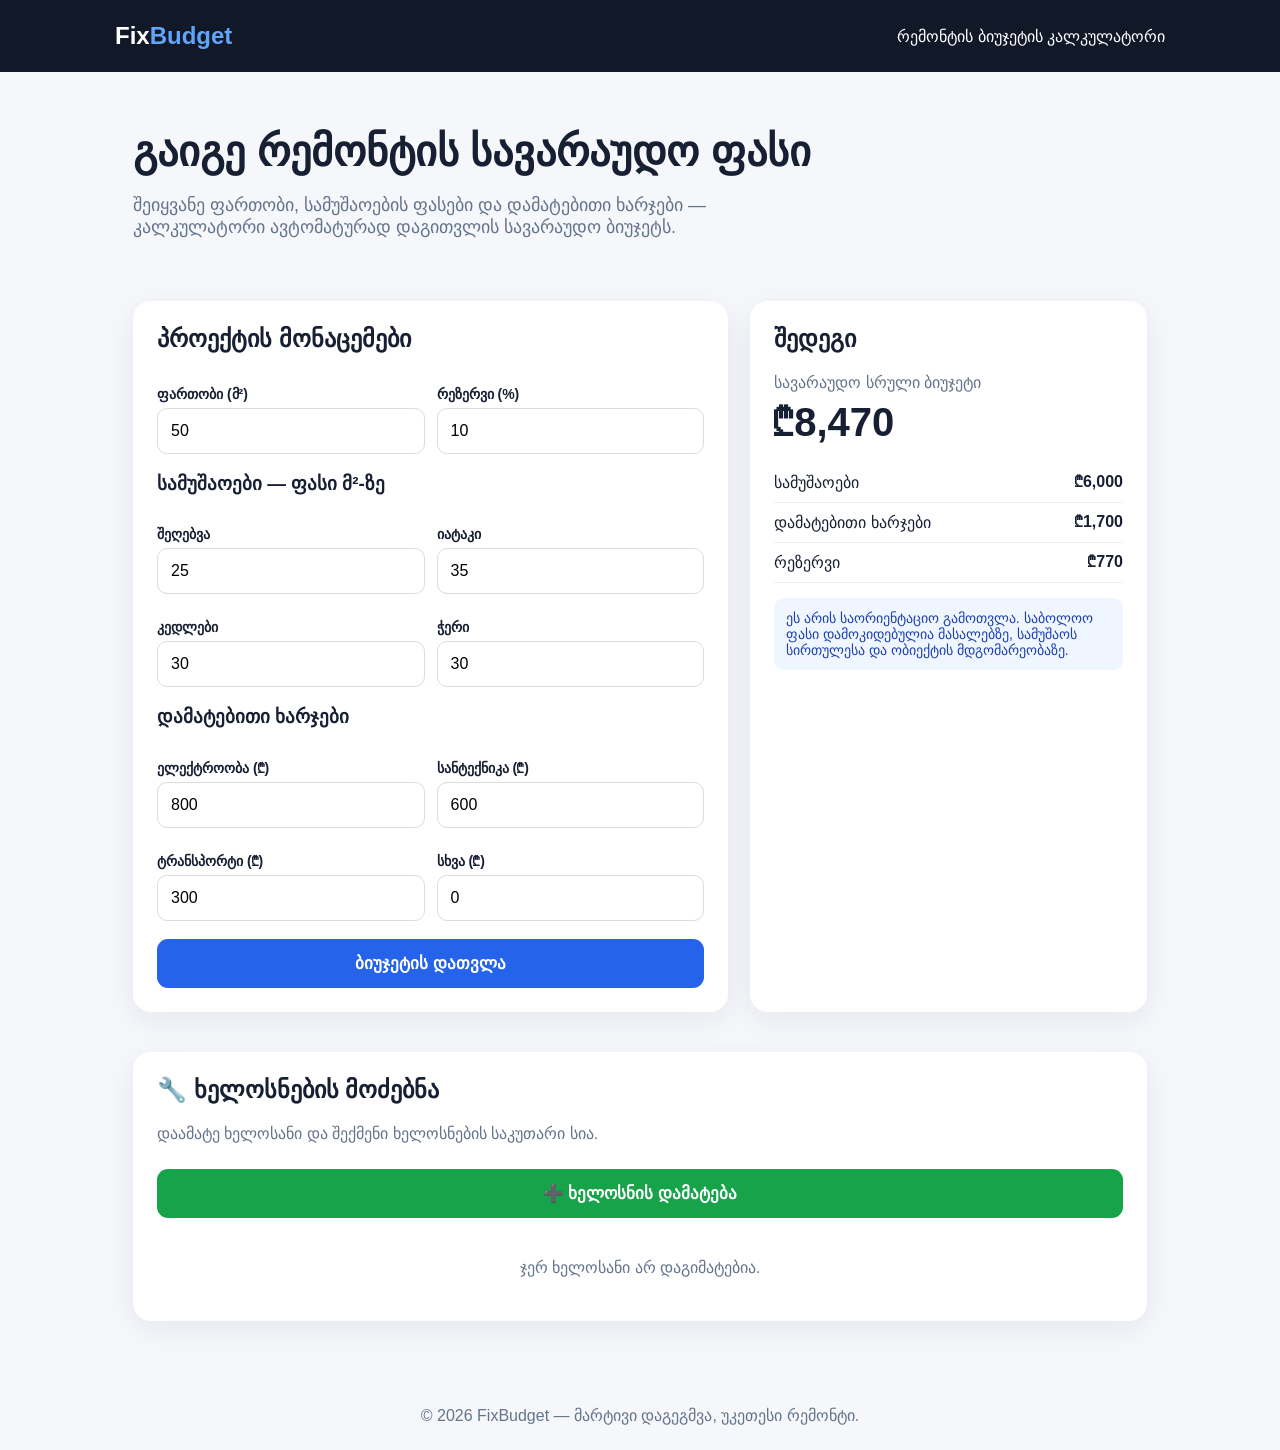
<file: index.html>
<!doctype html>

<html lang="ka">
<head>
<meta charset="utf-8">
<meta name="viewport" content="width=device-width,initial-scale=1">
<title>FixBudget — რემონტის ბიუჯეტი</title>

<style>
*{box-sizing:border-box}

body{
  margin:0;
  font-family:Arial,sans-serif;
  background:#f5f7fb;
  color:#172033
}

header{
  background:#111827;
  color:white;
  padding:22px 18px
}

nav{
  max-width:1050px;
  margin:auto;
  display:flex;
  justify-content:space-between;
  align-items:center;
  gap:15px
}

.logo{
  font-size:24px;
  font-weight:800
}

.logo span{
  color:#60a5fa
}

.hero{
  max-width:1050px;
  margin:0 auto;
  padding:55px 18px 30px
}

.hero h1{
  font-size:42px;
  margin:0 0 12px
}

.hero p{
  font-size:18px;
  color:#64748b;
  max-width:680px
}

.grid{
  max-width:1050px;
  margin:auto;
  padding:15px 18px 40px;
  display:grid;
  grid-template-columns:1.2fr .8fr;
  gap:22px
}

.card{
  background:white;
  border-radius:18px;
  padding:24px;
  box-shadow:0 8px 30px #17203312
}

h2{
  margin-top:0
}

.row{
  display:grid;
  grid-template-columns:1fr 1fr;
  gap:12px
}

label{
  display:block;
  font-size:14px;
  font-weight:700;
  margin:13px 0 6px
}

input,select{
  width:100%;
  padding:13px;
  border:1px solid #d7dce5;
  border-radius:10px;
  font-size:16px
}

button{
  width:100%;
  padding:14px;
  border:0;
  border-radius:11px;
  background:#2563eb;
  color:white;
  font-size:17px;
  font-weight:700;
  cursor:pointer;
  margin-top:18px
}

button:hover{
  background:#1d4ed8
}

.result{
  position:sticky;
  top:15px
}

.total{
  font-size:40px;
  font-weight:800;
  margin:8px 0 18px
}

.line{
  display:flex;
  justify-content:space-between;
  padding:10px 0;
  border-bottom:1px solid #edf0f5
}

.muted{
  color:#64748b
}

.note{
  margin-top:15px;
  padding:12px;
  background:#eff6ff;
  border-radius:10px;
  color:#1e40af;
  font-size:14px
}

/* ხელოსნების სექცია */

.contractors{
  max-width:1050px;
  margin:0 auto;
  padding:0 18px 60px
}

.contractor-card{
  background:white;
  border-radius:18px;
  padding:24px;
  box-shadow:0 8px 30px #17203312
}

.add-button{
  background:#16a34a;
  margin-top:10px
}

.add-button:hover{
  background:#15803d
}

.form-box{
  display:none;
  margin-top:20px;
  padding:20px;
  background:#f8fafc;
  border-radius:14px;
  border:1px solid #e2e8f0
}

.form-box.active{
  display:block
}

.contractor-list{
  margin-top:20px;
  display:grid;
  gap:12px
}

.contractor{
  border:1px solid #e2e8f0;
  border-radius:12px;
  padding:16px;
  background:#fff
}

.contractor h3{
  margin:0 0 7px
}

.contractor p{
  margin:5px 0;
  color:#64748b
}

.delete-btn{
  background:#dc2626;
  margin-top:10px;
  padding:9px 12px;
  font-size:14px
}

.delete-btn:hover{
  background:#b91c1c
}

.empty{
  color:#64748b;
  text-align:center;
  padding:20px
}

footer{
  text-align:center;
  padding:25px;
  color:#64748b
}

@media(max-width:760px){
  .grid{
    grid-template-columns:1fr
  }

  .hero h1{
    font-size:32px
  }

  .result{
    position:static
  }

  .row{
    grid-template-columns:1fr
  }

  nav{
    flex-direction:column;
    align-items:flex-start
  }
}
</style>

</head>

<body>

<header>
<nav>
<div class="logo">Fix<span>Budget</span></div>
<div>რემონტის ბიუჯეტის კალკულატორი</div>
</nav>
</header>

<section class="hero">

<h1>გაიგე რემონტის სავარაუდო ფასი</h1>

<p>
შეიყვანე ფართობი, სამუშაოების ფასები და დამატებითი ხარჯები —
კალკულატორი ავტომატურად დაგითვლის სავარაუდო ბიუჯეტს.
</p>

</section>

<main class="grid">

<section class="card">

<h2>პროექტის მონაცემები</h2>

<div class="row">

<div>
<label>ფართობი (მ²)</label>
<input id="area" type="number" min="0" value="50">
</div>

<div>
<label>რეზერვი (%)</label>
<input id="reserve" type="number" min="0" value="10">
</div>

</div>

<h3>სამუშაოები — ფასი მ²-ზე</h3>

<div class="row">

<div>
<label>შეღებვა</label>
<input id="paint" type="number" min="0" value="25">
</div>

<div>
<label>იატაკი</label>
<input id="floor" type="number" min="0" value="35">
</div>

<div>
<label>კედლები</label>
<input id="walls" type="number" min="0" value="30">
</div>

<div>
<label>ჭერი</label>
<input id="ceiling" type="number" min="0" value="30">
</div>

</div>

<h3>დამატებითი ხარჯები</h3>

<div class="row">

<div>
<label>ელექტროობა (₾)</label>
<input id="electric" type="number" min="0" value="800">
</div>

<div>
<label>სანტექნიკა (₾)</label>
<input id="plumbing" type="number" min="0" value="600">
</div>

<div>
<label>ტრანსპორტი (₾)</label>
<input id="transport" type="number" min="0" value="300">
</div>

<div>
<label>სხვა (₾)</label>
<input id="other" type="number" min="0" value="0">
</div>

</div>

<button onclick="calculate()">ბიუჯეტის დათვლა</button>

</section>

<section class="card result">

<h2>შედეგი</h2>

<div class="muted">
სავარაუდო სრული ბიუჯეტი
</div>

<div class="total" id="total">
₾0
</div>

<div class="line">
<span>სამუშაოები</span>
<b id="works">₾0</b>
</div>

<div class="line">
<span>დამატებითი ხარჯები</span>
<b id="extras">₾0</b>
</div>

<div class="line">
<span>რეზერვი</span>
<b id="reserveOut">₾0</b>
</div>

<div class="note">
ეს არის საორიენტაციო გამოთვლა. საბოლოო ფასი დამოკიდებულია
მასალებზე, სამუშაოს სირთულესა და ობიექტის მდგომარეობაზე.
</div>

</section>

</main>

<!-- ხელოსნების სექცია -->

<section class="contractors">

<div class="contractor-card">

<h2>🔧 ხელოსნების მოძებნა</h2>

<p class="muted">
დაამატე ხელოსანი და შექმენი ხელოსნების საკუთარი სია.
</p>

<button class="add-button" onclick="toggleContractorForm()">
➕ ხელოსნის დამატება
</button>

<div id="contractorForm" class="form-box">

<h3>ახალი ხელოსნის დამატება</h3>

<label>სახელი და გვარი</label>
<input id="contractorName" type="text" placeholder="მაგ: გიორგი ბერიძე">

<label>სპეციალობა</label>

<select id="contractorType">

<option value="">აირჩიე სპეციალობა</option>
<option>ელექტრიკი</option>
<option>სანტექნიკი</option>
<option>მღებავი</option>
<option>მლესავი</option>
<option>კაფელ-მეტლახის ხელოსანი</option>
<option>იატაკის ხელოსანი</option>
<option>ჭერის ხელოსანი</option>
<option>გიფსოკარდონის ხელოსანი</option>
<option>შპალერის ხელოსანი</option>
<option>დურგალი</option>
<option>შემდუღებელი</option>
<option>სხვა</option>

</select>

<label>ტელეფონის ნომერი</label>
<input id="contractorPhone" type="tel" placeholder="მაგ: 599 12 34 56">

<label>ქალაქი / რაიონი</label>
<input id="contractorCity" type="text" placeholder="მაგ: თბილისი">

<button onclick="addContractor()">
ხელოსნის დამატება
</button>

</div>

<div id="contractorList" class="contractor-list">

<div class="empty">
ჯერ ხელოსანი არ დაგიმატებია.
</div>

</div>

</div>

</section>

<footer>
© 2026 FixBudget — მარტივი დაგეგმვა, უკეთესი რემონტი.
</footer>

<script>

/* =========================
   ბიუჯეტის კალკულატორი
========================= */

function n(id){

return Math.max(
0,
Number(document.getElementById(id).value) || 0
);

}


function money(x){

return "₾" + Math.round(x).toLocaleString("ka-GE");

}


function calculate(){

const area = n("area");

const works =
area *
(
n("paint") +
n("floor") +
n("walls") +
n("ceiling")
);

const extras =
n("electric") +
n("plumbing") +
n("transport") +
n("other");

const reserve =
(works + extras) *
n("reserve") / 100;

const total =
works +
extras +
reserve;


document.getElementById("works").textContent =
money(works);

document.getElementById("extras").textContent =
money(extras);

document.getElementById("reserveOut").textContent =
money(reserve);

document.getElementById("total").textContent =
money(total);

}


document
.querySelectorAll("input")
.forEach(function(x){

x.addEventListener("input", calculate);

});


calculate();


/* =========================
   ხელოსნების დამატება
========================= */

function toggleContractorForm(){

const form =
document.getElementById("contractorForm");

form.classList.toggle("active");

}


function addContractor(){

const name =
document.getElementById("contractorName").value.trim();

const type =
document.getElementById("contractorType").value;

const phone =
document.getElementById("contractorPhone").value.trim();

const city =
document.getElementById("contractorCity").value.trim();


if(!name){

alert("გთხოვ, შეიყვანე ხელოსნის სახელი.");

return;

}


if(!type){

alert("გთხოვ, აირჩიე სპეციალობა.");

return;

}


const contractor = {

name:name,

type:type,

phone:phone,

city:city

};


let contractors =
JSON.parse(
localStorage.getItem("fixbudget_contractors")
) || [];


contractors.push(contractor);


localStorage.setItem(
"fixbudget_contractors",
JSON.stringify(contractors)
);


document.getElementById("contractorName").value = "";

document.getElementById("contractorType").value = "";

document.getElementById("contractorPhone").value = "";

document.getElementById("contractorCity").value = "";


renderContractors();

}


function renderContractors(){

const list =
document.getElementById("contractorList");


let contractors =
JSON.parse(
localStorage.getItem("fixbudget_contractors")
) || [];


if(contractors.length === 0){

list.innerHTML =
'<div class="empty">ჯერ ხელოსანი არ დაგიმატებია.</div>';

return;

}


list.innerHTML = "";


contractors.forEach(function(contractor,index){

const div =
document.createElement("div");

div.className = "contractor";


div.innerHTML = `

<h3>🔧 ${escapeHtml(contractor.name)}</h3>

<p>
<b>სპეციალობა:</b>
${escapeHtml(contractor.type)}
</p>

${
contractor.phone
?
`<p><b>ტელეფონი:</b> ${escapeHtml(contractor.phone)}</p>`
:
""
}

${
contractor.city
?
`<p><b>ადგილმდებარეობა:</b> ${escapeHtml(contractor.city)}</p>`
:
""
}

<button
class="delete-btn"
onclick="deleteContractor(${index})">
წაშლა
</button>

`;


list.appendChild(div);

});

}


function deleteContractor(index){

let contractors =
JSON.parse(
localStorage.getItem("fixbudget_contractors")
) || [];


if(confirm("ნამდვილად გინდა ამ ხელოსნის წაშლა?")){

contractors.splice(index,1);


localStorage.setItem(
"fixbudget_contractors",
JSON.stringify(contractors)
);


renderContractors();

}

}


function escapeHtml(text){

const div =
document.createElement("div");

div.textContent = text;

return div.innerHTML;

}


/* შენახული ხელოსნების ჩვენება */

renderContractors();

</script>

</body>
</html>
</file>
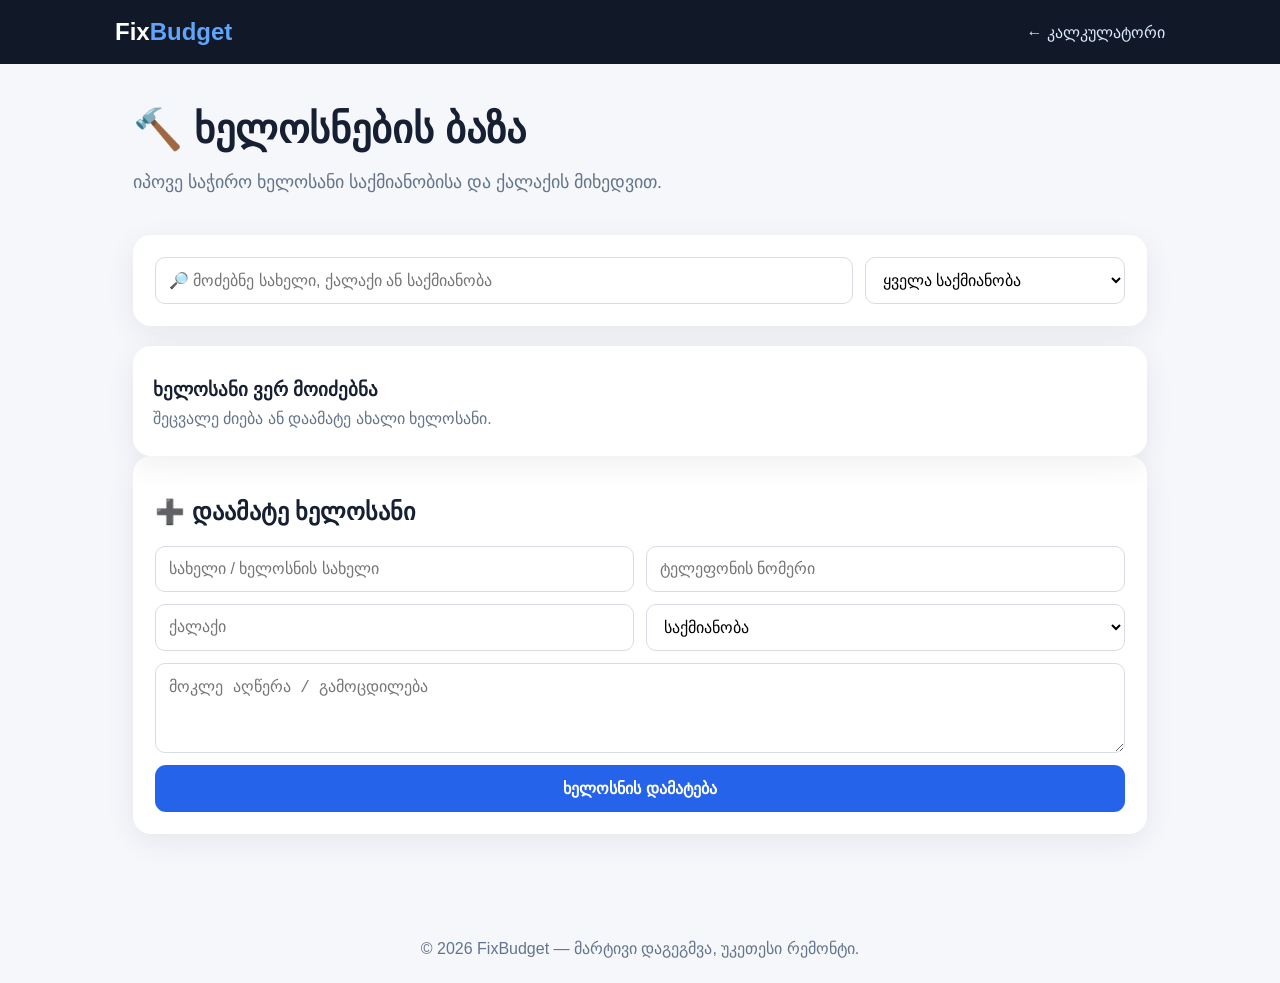
<file: handymen.html>
<!doctype html>
<html lang="ka">
<head>
<meta charset="utf-8">
<meta name="viewport" content="width=device-width,initial-scale=1">
<title>FixBudget — ხელოსნების ბაზა</title>
<link rel="stylesheet" href="handymen.css">
</head>
<body>
<header>
<nav>
<a class="logo" href="index.html">Fix<span>Budget</span></a>
<a class="back" href="index.html">← კალკულატორი</a>
</nav>
</header>

<section class="hero">
<h1>🔨 ხელოსნების ბაზა</h1>
<p>იპოვე საჭირო ხელოსანი საქმიანობისა და ქალაქის მიხედვით.</p>
</section>

<main class="wrap">
<section class="search-card">
<input id="search" placeholder="🔎 მოძებნე სახელი, ქალაქი ან საქმიანობა">
<select id="category">
<option value="">ყველა საქმიანობა</option>
<option>ელექტრიკი</option>
<option>სანტექნიკი</option>
<option>მღებავი</option>
<option>გიფსოკარდონი</option>
<option>კაფელ-მეტლახი</option>
<option>გაჭიმული ჭერი</option>
<option>დურგალი</option>
<option>შემდუღებელი</option>
<option>სხვა</option>
</select>
</section>

<div id="cards" class="cards"></div>

<section class="card add">
<h2>➕ დაამატე ხელოსანი</h2>
<div class="form">
<input id="name" placeholder="სახელი / ხელოსნის სახელი">
<input id="phone" placeholder="ტელეფონის ნომერი">
<input id="city" placeholder="ქალაქი">
<select id="work">
<option value="">საქმიანობა</option>
<option>ელექტრიკი</option><option>სანტექნიკი</option>
<option>მღებავი</option><option>გიფსოკარდონი</option>
<option>კაფელ-მეტლახი</option><option>გაჭიმული ჭერი</option>
<option>დურგალი</option><option>შემდუღებელი</option><option>სხვა</option>
</select>
<textarea id="desc" placeholder="მოკლე აღწერა / გამოცდილება"></textarea>
<button onclick="addWorker()">ხელოსნის დამატება</button>
</div>
</section>
</main>
<footer>© 2026 FixBudget — მარტივი დაგეგმვა, უკეთესი რემონტი.</footer>
<script src="handymen.js"></script>
</body>
</html>
</file>
<file: handymen.css>
*{box-sizing:border-box}body{margin:0;font-family:Arial,sans-serif;background:#f5f7fb;color:#172033}
header{background:#111827;color:white;padding:18px}.logo{font-size:24px;font-weight:800;color:white;text-decoration:none}.logo span{color:#60a5fa}
nav{max-width:1050px;margin:auto;display:flex;justify-content:space-between;align-items:center}.back{color:#dbeafe;text-decoration:none}
.hero{max-width:1050px;margin:auto;padding:42px 18px 24px}.hero h1{font-size:40px;margin:0 0 10px}.hero p{color:#64748b;font-size:18px}
.wrap{max-width:1050px;margin:auto;padding:0 18px 60px}.search-card,.card{background:white;border-radius:18px;padding:22px;box-shadow:0 8px 30px #17203312;margin-bottom:20px}
.search-card{display:grid;grid-template-columns:1fr 260px;gap:12px}input,select,textarea{width:100%;padding:13px;border:1px solid #d7dce5;border-radius:10px;font-size:16px;background:white}
.cards{display:grid;grid-template-columns:repeat(auto-fit,minmax(280px,1fr));gap:18px}.worker{background:white;border-radius:18px;padding:20px;box-shadow:0 8px 30px #17203312}
.badge{display:inline-block;background:#eff6ff;color:#1d4ed8;padding:6px 10px;border-radius:20px;font-size:12px;font-weight:bold}.worker h3{margin:13px 0 8px}.worker p{color:#64748b;margin:8px 0}.phone{display:block;text-align:center;background:#16a34a;color:white;text-decoration:none;padding:12px;border-radius:10px;margin-top:15px;font-weight:bold}
.form{display:grid;grid-template-columns:1fr 1fr;gap:12px}.form textarea{grid-column:1/-1;min-height:90px}button{grid-column:1/-1;padding:14px;border:0;border-radius:11px;background:#2563eb;color:white;font-size:16px;font-weight:700;cursor:pointer}
.empty{grid-column:1/-1}.muted{color:#64748b}footer{text-align:center;padding:25px;color:#64748b}
@media(max-width:700px){.search-card,.form{grid-template-columns:1fr}.hero h1{font-size:32px}}
</file>
